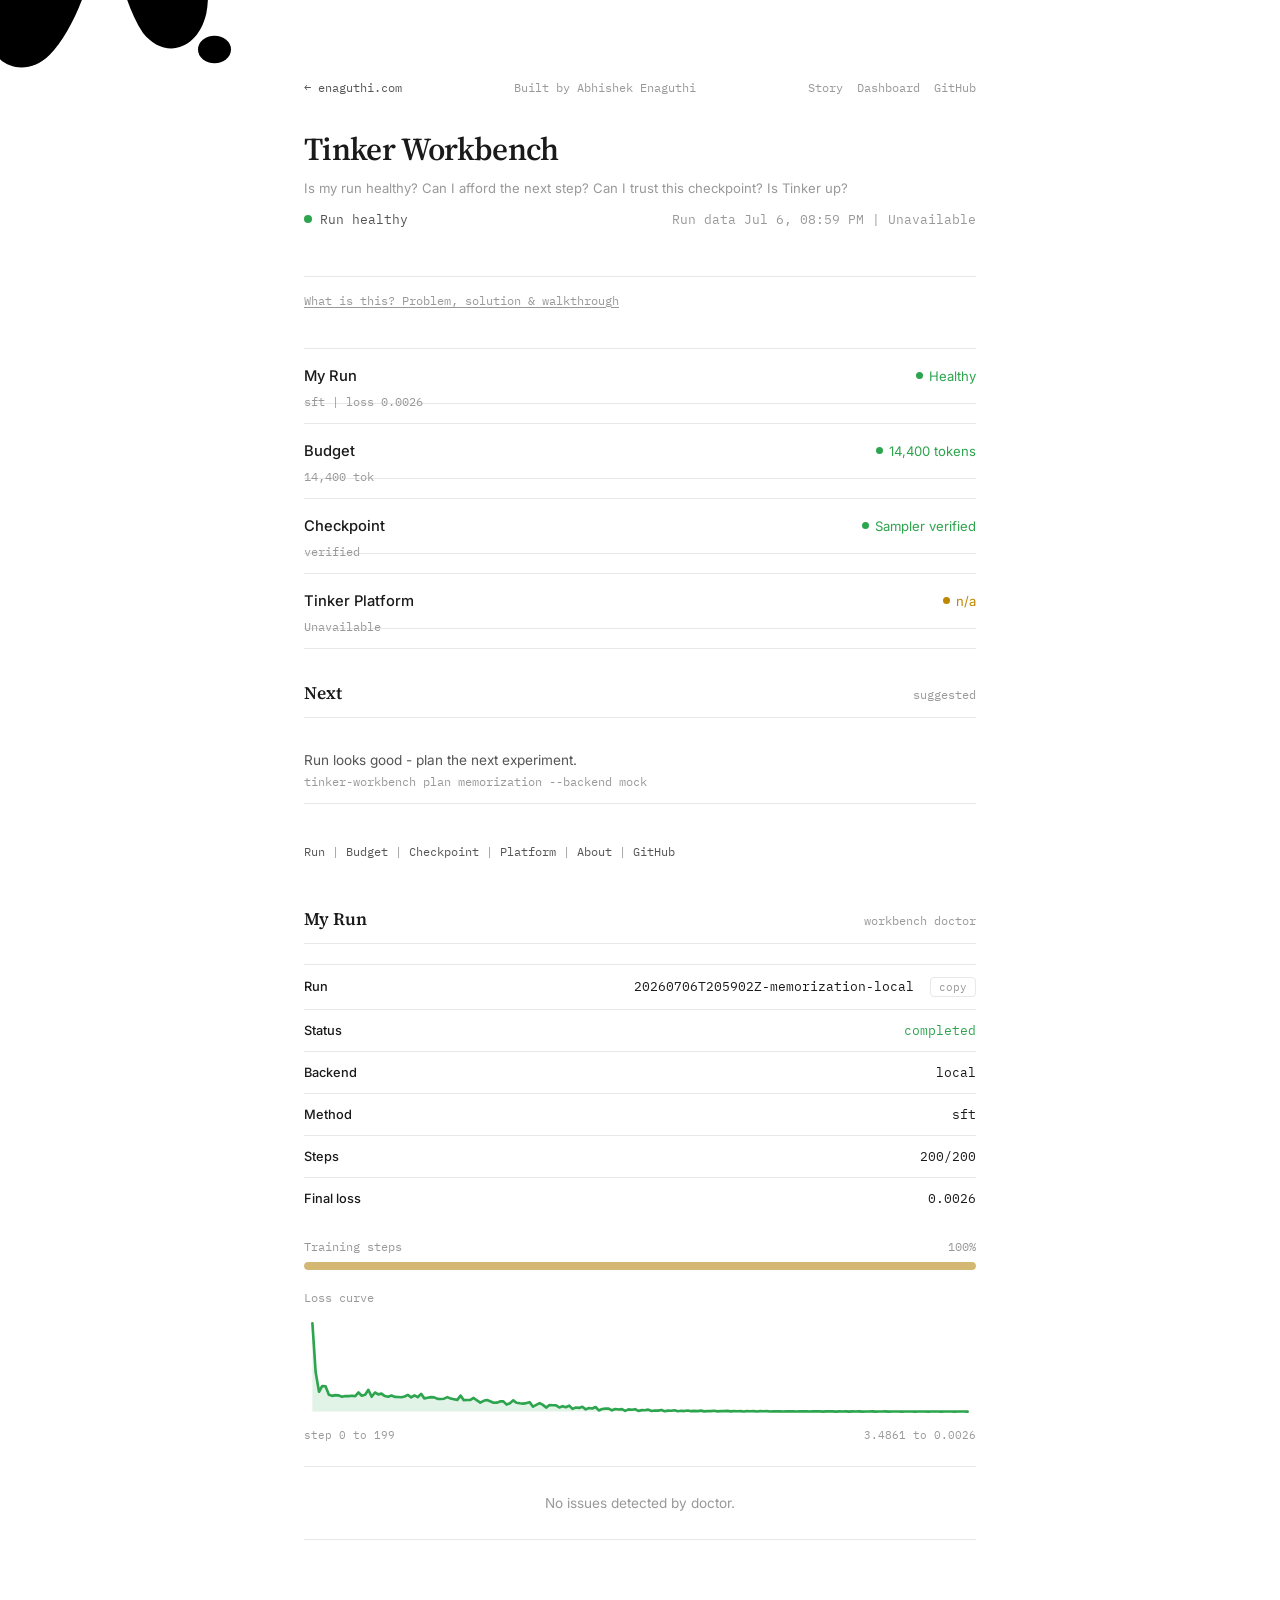
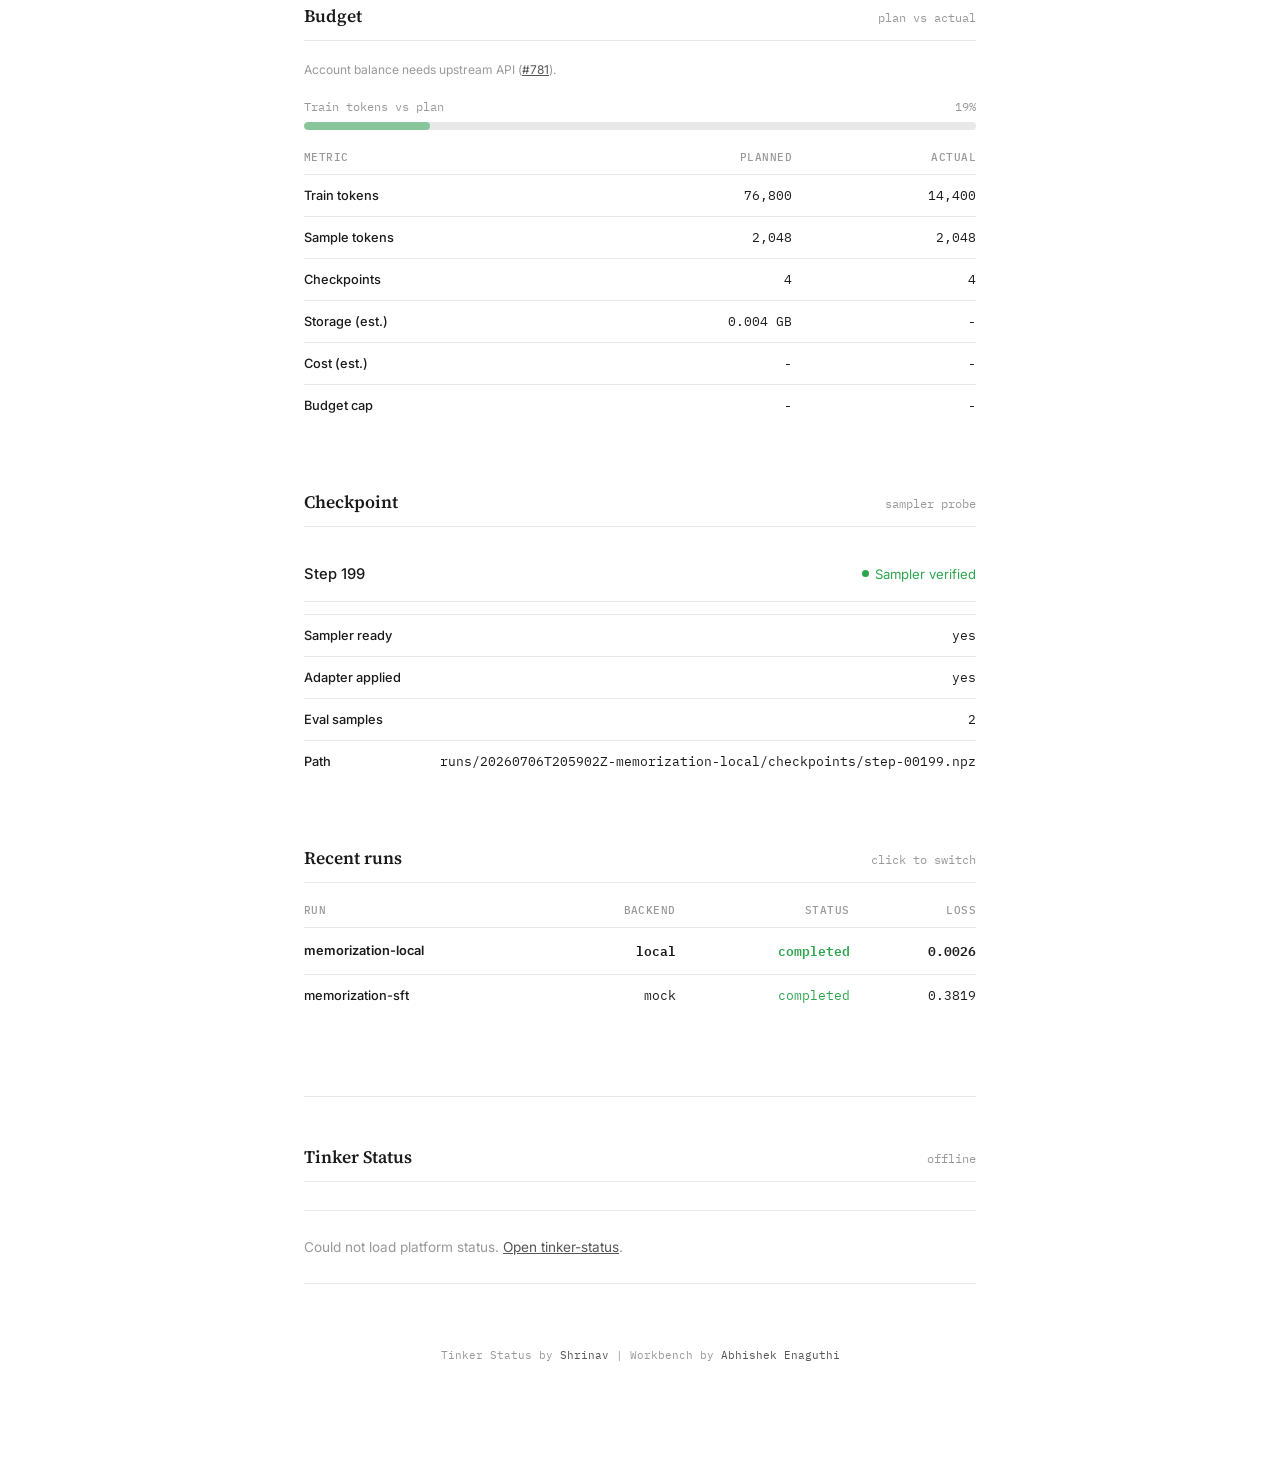
<file: index.html>
<!doctype html>
<html lang="en">
  <head>
    <meta charset="utf-8" />
    <meta name="viewport" content="width=device-width, initial-scale=1" />
    <meta http-equiv="refresh" content="0; url=./site/" />
    <title>Tinker Workbench</title>
    <link rel="canonical" href="./site/" />
    <script>
      window.location.replace("./site/");
    </script>
  </head>
  <body>
    <p>
      Redirecting to
      <a href="./site/">Tinker Workbench</a>.
    </p>
  </body>
</html>
</file>
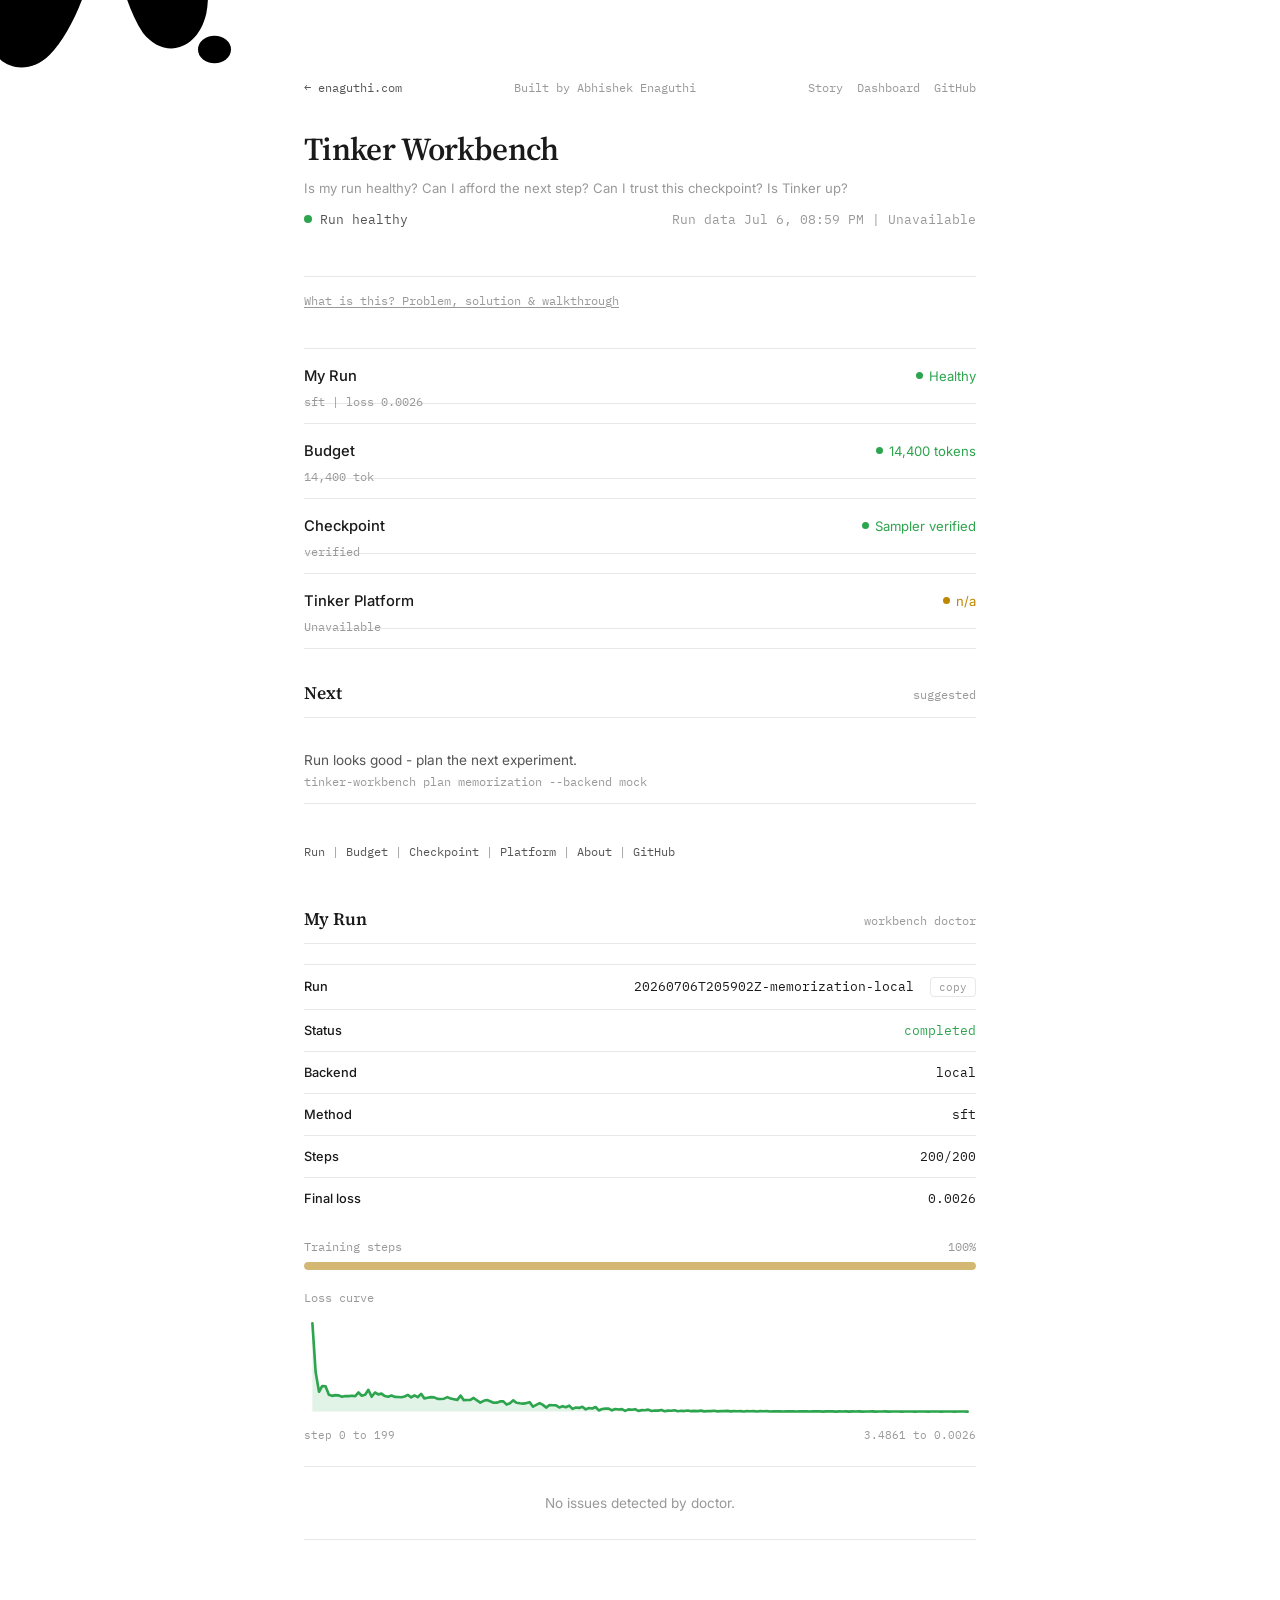
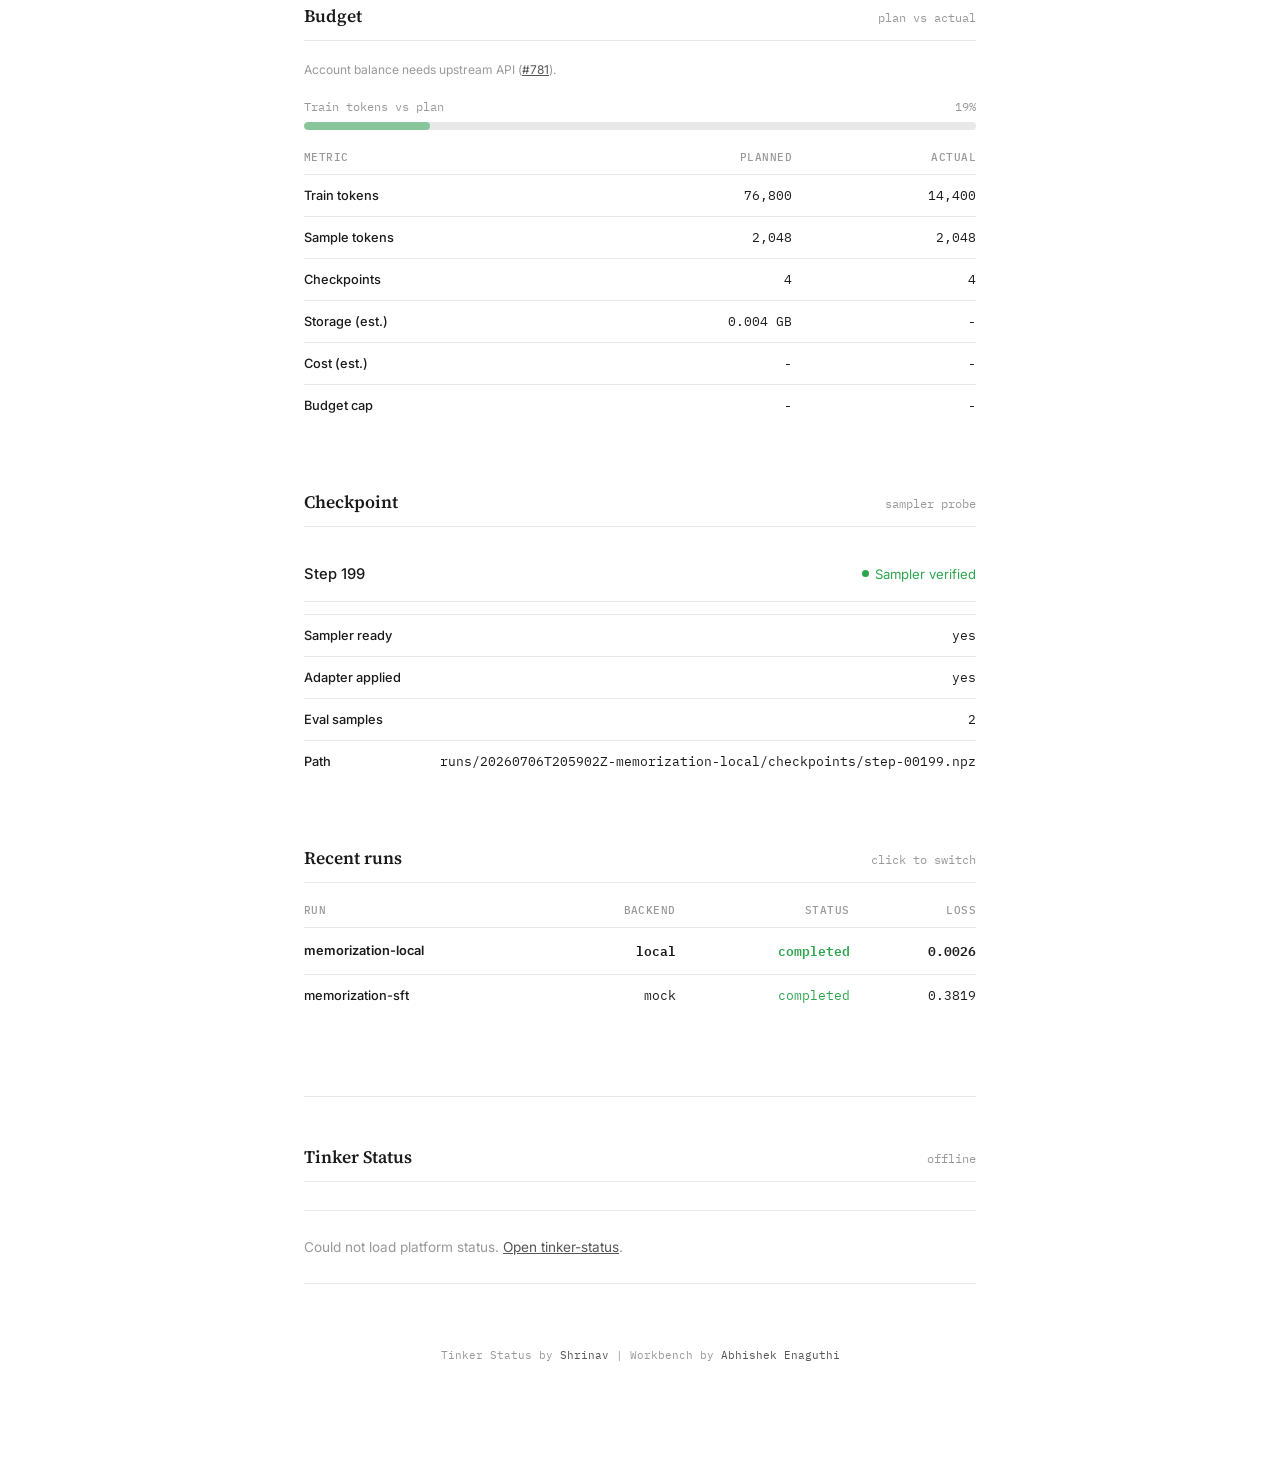
<file: site/index.html>
<!DOCTYPE html>
<html lang="en">
  <head>
    <meta charset="UTF-8" />
    <meta name="viewport" content="width=device-width, initial-scale=1.0" />
    <meta name="theme-color" content="#000000" media="(max-width: 600px)" />
    <meta name="theme-color" content="#ffffff" media="(min-width: 601px)" />
    <title>Tinker Workbench - DX Dashboard</title>
    <meta
      name="description"
      content="Operational dashboard for Tinker post-training: platform uptime, run health, budget, and checkpoint trust."
    />
    <meta property="og:title" content="Tinker Workbench" />
    <meta
      property="og:description"
      content="Is Tinker up? Is my run healthy? Can I afford the next step? Can I trust this checkpoint?"
    />
    <link rel="icon" type="image/svg+xml" href="./favicon.svg" />
    <link rel="preconnect" href="https://fonts.googleapis.com" />
    <link
      href="https://fonts.googleapis.com/css2?family=IBM+Plex+Mono:wght@400;500&family=Source+Serif+4:ital,wght@0,400;0,600;1,400&family=Inter:wght@400;500&display=swap"
      rel="stylesheet"
    />
    <link rel="stylesheet" href="./dashboard.css?v=15" />
  </head>
  <body>
    <div class="page-wrap">
      <div class="ink-blob-wrap" aria-hidden="true">
        <svg class="ink-blob" viewBox="0 0 400 400" xmlns="http://www.w3.org/2000/svg">
          <path
            fill="#000"
            d="M200,120 C210,100 225,85 240,80 C250,77 255,82 252,90 C248,100 235,108 230,115
    C260,95 280,78 295,72 C305,68 312,74 308,84 C302,98 280,112 265,122
    C290,108 310,100 320,105 C330,110 325,120 312,128 C298,136 275,138 260,140
    C285,138 305,142 315,152 C322,160 318,170 305,172 C290,174 270,166 255,158
    C270,172 278,190 275,205 C272,218 260,222 252,212 C244,200 242,182 238,168
    C235,188 228,210 218,220 C210,228 198,225 196,214 C194,200 200,182 204,168
    C195,185 182,205 170,212 C160,218 152,212 155,200 C158,188 170,175 178,162
    C165,175 148,188 138,185 C128,182 128,172 136,162 C144,152 160,148 172,144
    C155,148 135,152 125,145 C115,138 118,128 130,122 C142,116 160,118 172,122
    C155,112 140,98 142,88 C144,78 155,75 164,82 C174,90 180,105 185,115
    C182,98 185,78 195,70 C205,62 215,68 215,80 C215,92 208,108 200,120 Z"
          />
          <ellipse fill="#000" cx="310" cy="68" rx="8" ry="7" />
          <ellipse fill="#000" cx="335" cy="115" rx="6" ry="5" />
          <ellipse fill="#000" cx="148" cy="72" rx="7" ry="6" />
          <ellipse fill="#000" cx="120" cy="155" rx="5" ry="5" />
          <ellipse fill="#000" cx="278" cy="218" rx="6" ry="5" />
          <ellipse fill="#000" cx="165" cy="225" rx="5" ry="4" />
        </svg>
      </div>
      <div class="container">
        <div id="app">
          <div class="loading">
            <div class="spinner"></div>
            fetching workbench
          </div>
        </div>
      </div>
    </div>
    <script src="./app.js?v=15"></script>
  </body>
</html>
</file>
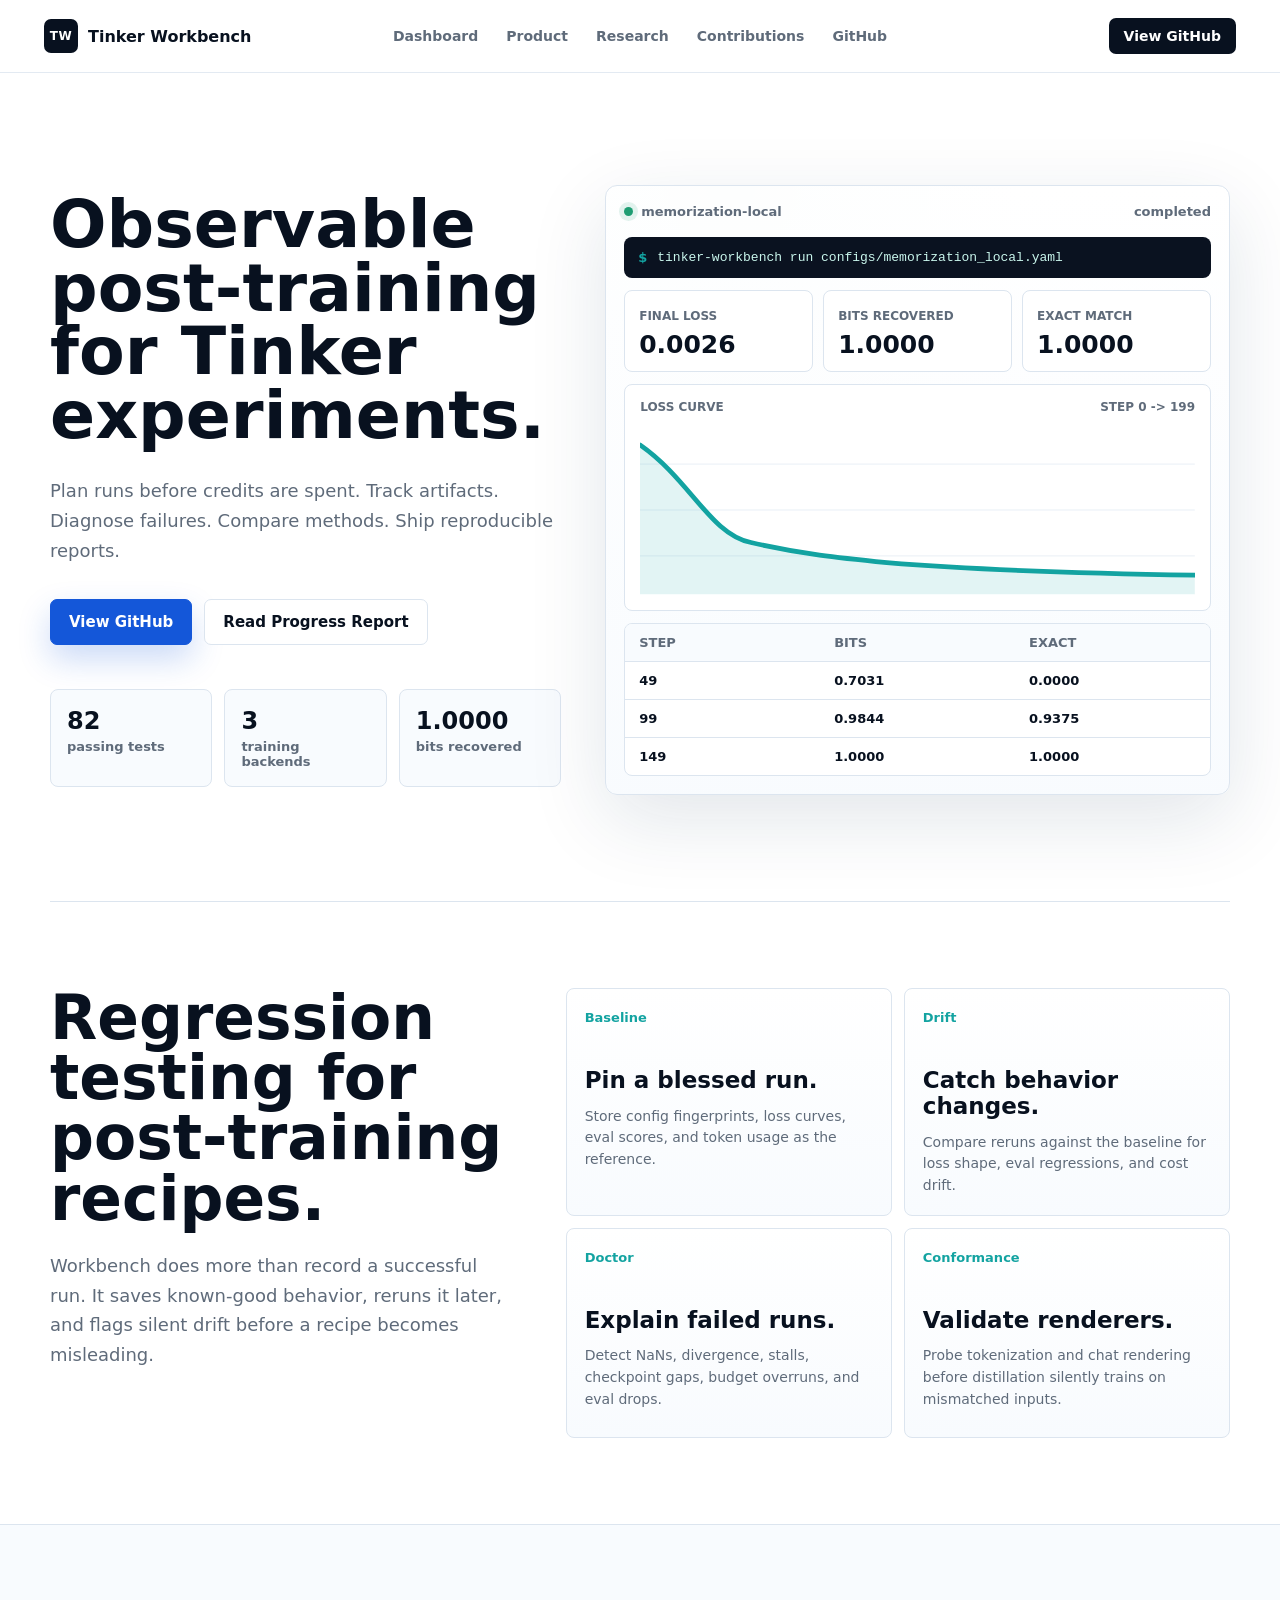
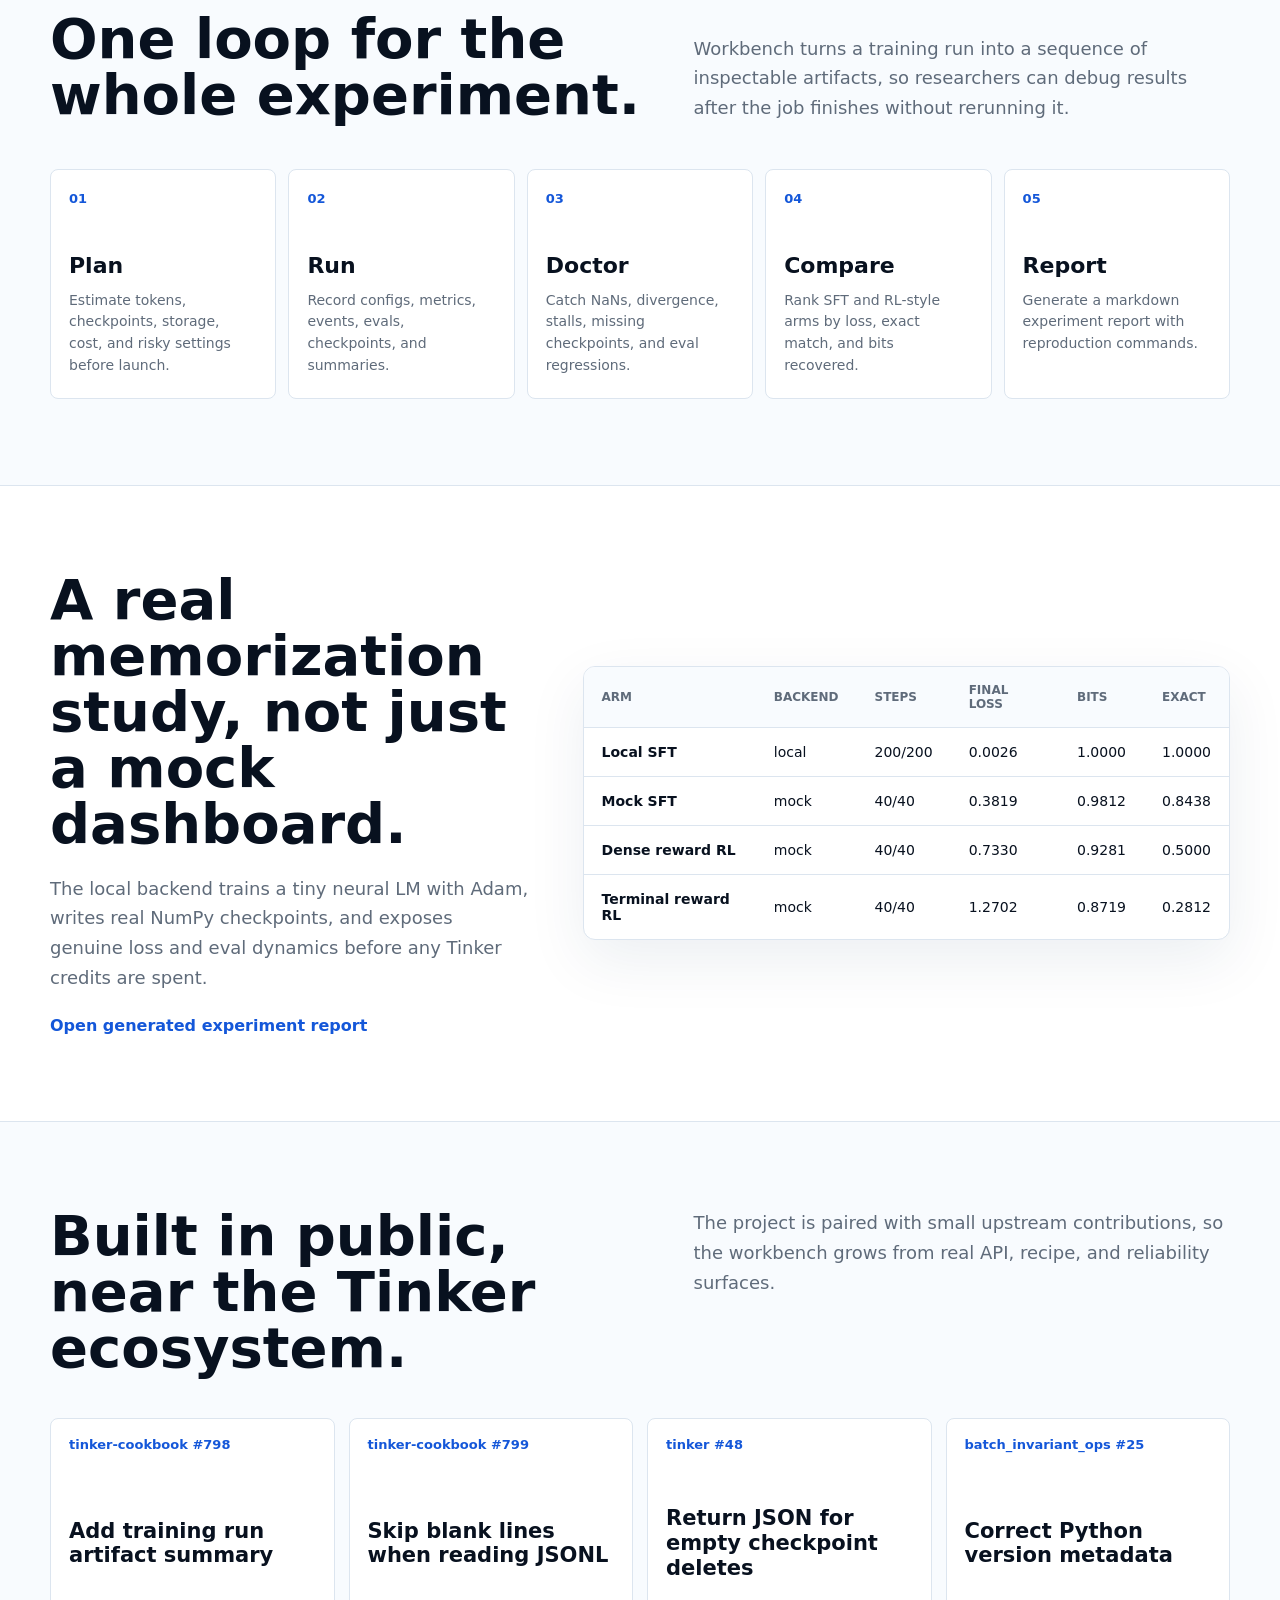
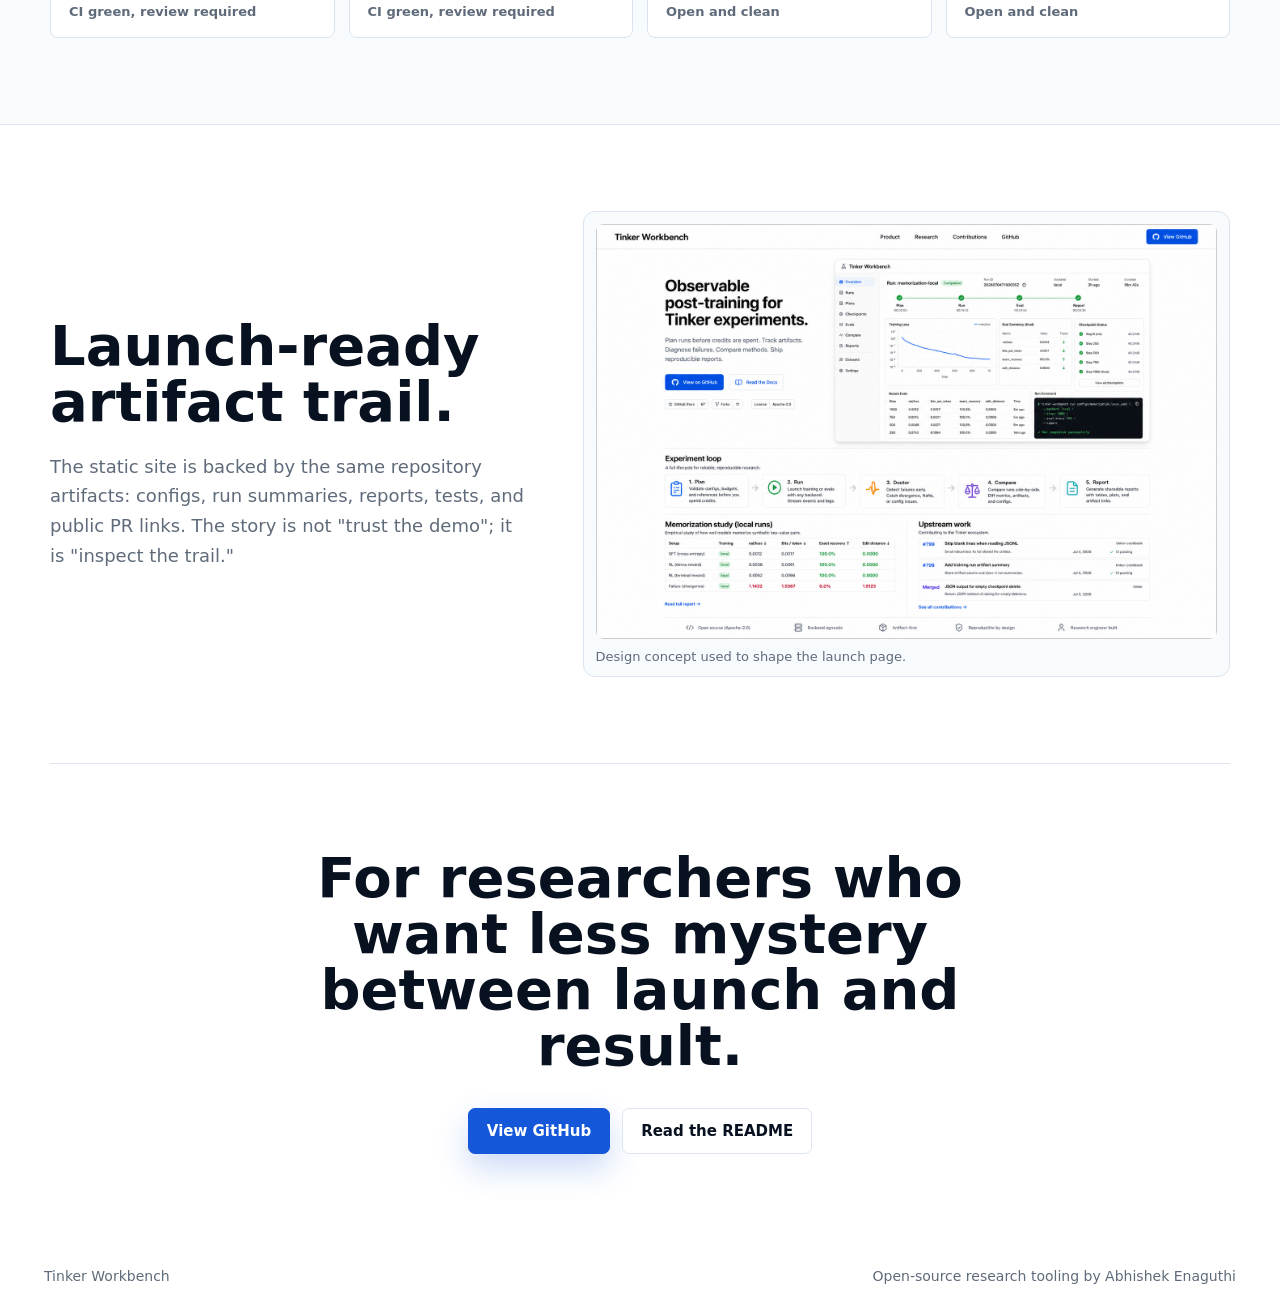
<file: site/about.html>
<!doctype html>
<html lang="en">
  <head>
    <meta charset="utf-8" />
    <meta name="viewport" content="width=device-width, initial-scale=1" />
    <meta
      name="description"
      content="Tinker Workbench is an open-source experiment layer for observable, reproducible post-training with Tinker."
    />
    <title>Tinker Workbench</title>
    <link rel="stylesheet" href="./styles.css" />
  </head>
  <body>
    <header class="site-header">
      <a class="brand" href="./index.html" aria-label="Tinker Workbench home">
        <span class="brand-mark" aria-hidden="true">TW</span>
        <span>Tinker Workbench</span>
      </a>
      <nav class="nav" aria-label="Primary navigation">
        <a href="./index.html">Dashboard</a>
        <a href="#product">Product</a>
        <a href="#research">Research</a>
        <a href="#contributions">Contributions</a>
        <a href="https://github.com/Abhishek21g/tinker-workbench">GitHub</a>
      </nav>
      <a class="header-action" href="https://github.com/Abhishek21g/tinker-workbench">
        View GitHub
      </a>
    </header>

    <main id="top">
      <section class="hero section-shell" aria-labelledby="hero-title">
        <div class="hero-copy">
          <h1 id="hero-title">Observable post-training for Tinker experiments.</h1>
          <p>
            Plan runs before credits are spent. Track artifacts. Diagnose failures.
            Compare methods. Ship reproducible reports.
          </p>
          <div class="hero-actions" aria-label="Primary actions">
            <a class="button primary" href="https://github.com/Abhishek21g/tinker-workbench">
              View GitHub
            </a>
            <a class="button secondary" href="../docs/progress-report-2026-07-04.md">
              Read Progress Report
            </a>
          </div>
          <dl class="proof-grid" aria-label="Project proof points">
            <div>
              <dt>82</dt>
              <dd>passing tests</dd>
            </div>
            <div>
              <dt>3</dt>
              <dd>training backends</dd>
            </div>
            <div>
              <dt>1.0000</dt>
              <dd>bits recovered</dd>
            </div>
          </dl>
        </div>

        <div class="hero-panel" aria-label="Tinker Workbench dashboard preview">
          <div class="panel-topline">
            <div>
              <span class="status-dot"></span>
              memorization-local
            </div>
            <span>completed</span>
          </div>

          <div class="terminal">
            <span>$</span>
            <code>tinker-workbench run configs/memorization_local.yaml</code>
          </div>

          <div class="metric-row">
            <article>
              <span>final loss</span>
              <strong>0.0026</strong>
            </article>
            <article>
              <span>bits recovered</span>
              <strong>1.0000</strong>
            </article>
            <article>
              <span>exact match</span>
              <strong>1.0000</strong>
            </article>
          </div>

          <div class="chart-card">
            <div class="chart-head">
              <span>loss curve</span>
              <span>step 0 -> 199</span>
            </div>
            <svg viewBox="0 0 580 180" role="img" aria-label="Loss curve dropping to near zero">
              <path class="grid-line" d="M0 44H580M0 92H580M0 140H580" />
              <path
                class="loss-fill"
                d="M0 24 C52 60 74 118 116 126 C168 138 208 142 258 147 C344 154 438 158 580 160 L580 180 L0 180 Z"
              />
              <path
                class="loss-line"
                d="M0 24 C52 60 74 118 116 126 C168 138 208 142 258 147 C344 154 438 158 580 160"
              />
            </svg>
          </div>

          <div class="eval-table" role="table" aria-label="Evaluation checkpoints">
            <div role="row" class="table-head">
              <span role="columnheader">step</span>
              <span role="columnheader">bits</span>
              <span role="columnheader">exact</span>
            </div>
            <div role="row">
              <span role="cell">49</span>
              <span role="cell">0.7031</span>
              <span role="cell">0.0000</span>
            </div>
            <div role="row">
              <span role="cell">99</span>
              <span role="cell">0.9844</span>
              <span role="cell">0.9375</span>
            </div>
            <div role="row">
              <span role="cell">149</span>
              <span role="cell">1.0000</span>
              <span role="cell">1.0000</span>
            </div>
          </div>
        </div>
      </section>

      <section class="reliability-section section-shell" aria-labelledby="reliability-title">
        <div class="reliability-copy">
          <h2 id="reliability-title">Regression testing for post-training recipes.</h2>
          <p>
            Workbench does more than record a successful run. It saves known-good
            behavior, reruns it later, and flags silent drift before a recipe becomes
            misleading.
          </p>
        </div>
        <div class="reliability-grid">
          <article>
            <span>Baseline</span>
            <strong>Pin a blessed run.</strong>
            <p>Store config fingerprints, loss curves, eval scores, and token usage as the reference.</p>
          </article>
          <article>
            <span>Drift</span>
            <strong>Catch behavior changes.</strong>
            <p>Compare reruns against the baseline for loss shape, eval regressions, and cost drift.</p>
          </article>
          <article>
            <span>Doctor</span>
            <strong>Explain failed runs.</strong>
            <p>Detect NaNs, divergence, stalls, checkpoint gaps, budget overruns, and eval drops.</p>
          </article>
          <article>
            <span>Conformance</span>
            <strong>Validate renderers.</strong>
            <p>Probe tokenization and chat rendering before distillation silently trains on mismatched inputs.</p>
          </article>
        </div>
      </section>

      <section class="product-strip" id="product" aria-label="Experiment loop">
        <div class="section-shell loop-shell">
          <div class="section-heading">
            <h2>One loop for the whole experiment.</h2>
            <p>
              Workbench turns a training run into a sequence of inspectable artifacts,
              so researchers can debug results after the job finishes without rerunning it.
            </p>
          </div>
          <ol class="loop-grid">
            <li>
              <span>01</span>
              <strong>Plan</strong>
              <p>Estimate tokens, checkpoints, storage, cost, and risky settings before launch.</p>
            </li>
            <li>
              <span>02</span>
              <strong>Run</strong>
              <p>Record configs, metrics, events, evals, checkpoints, and summaries.</p>
            </li>
            <li>
              <span>03</span>
              <strong>Doctor</strong>
              <p>Catch NaNs, divergence, stalls, missing checkpoints, and eval regressions.</p>
            </li>
            <li>
              <span>04</span>
              <strong>Compare</strong>
              <p>Rank SFT and RL-style arms by loss, exact match, and bits recovered.</p>
            </li>
            <li>
              <span>05</span>
              <strong>Report</strong>
              <p>Generate a markdown experiment report with reproduction commands.</p>
            </li>
          </ol>
        </div>
      </section>

      <section class="section-shell study-section" id="research" aria-labelledby="study-title">
        <div class="study-copy">
          <h2 id="study-title">A real memorization study, not just a mock dashboard.</h2>
          <p>
            The local backend trains a tiny neural LM with Adam, writes real NumPy
            checkpoints, and exposes genuine loss and eval dynamics before any Tinker
            credits are spent.
          </p>
          <a class="text-link" href="../reports/memorization-local-2026-07-04.md">
            Open generated experiment report
          </a>
        </div>
        <div class="study-table-wrap">
          <table>
            <thead>
              <tr>
                <th>Arm</th>
                <th>Backend</th>
                <th>Steps</th>
                <th>Final loss</th>
                <th>Bits</th>
                <th>Exact</th>
              </tr>
            </thead>
            <tbody>
              <tr>
                <td>Local SFT</td>
                <td>local</td>
                <td>200/200</td>
                <td>0.0026</td>
                <td>1.0000</td>
                <td>1.0000</td>
              </tr>
              <tr>
                <td>Mock SFT</td>
                <td>mock</td>
                <td>40/40</td>
                <td>0.3819</td>
                <td>0.9812</td>
                <td>0.8438</td>
              </tr>
              <tr>
                <td>Dense reward RL</td>
                <td>mock</td>
                <td>40/40</td>
                <td>0.7330</td>
                <td>0.9281</td>
                <td>0.5000</td>
              </tr>
              <tr>
                <td>Terminal reward RL</td>
                <td>mock</td>
                <td>40/40</td>
                <td>1.2702</td>
                <td>0.8719</td>
                <td>0.2812</td>
              </tr>
            </tbody>
          </table>
        </div>
      </section>

      <section class="contribution-band" id="contributions">
        <div class="section-shell">
          <div class="section-heading compact">
            <h2>Built in public, near the Tinker ecosystem.</h2>
            <p>
              The project is paired with small upstream contributions, so the workbench
              grows from real API, recipe, and reliability surfaces.
            </p>
          </div>
          <div class="pr-grid">
            <a href="https://github.com/thinking-machines-lab/tinker-cookbook/pull/798">
              <span>tinker-cookbook #798</span>
              <strong>Add training run artifact summary</strong>
              <em>CI green, review required</em>
            </a>
            <a href="https://github.com/thinking-machines-lab/tinker-cookbook/pull/799">
              <span>tinker-cookbook #799</span>
              <strong>Skip blank lines when reading JSONL</strong>
              <em>CI green, review required</em>
            </a>
            <a href="https://github.com/thinking-machines-lab/tinker/pull/48">
              <span>tinker #48</span>
              <strong>Return JSON for empty checkpoint deletes</strong>
              <em>Open and clean</em>
            </a>
            <a href="https://github.com/thinking-machines-lab/batch_invariant_ops/pull/25">
              <span>batch_invariant_ops #25</span>
              <strong>Correct Python version metadata</strong>
              <em>Open and clean</em>
            </a>
          </div>
        </div>
      </section>

      <section class="section-shell proof-section" aria-label="Launch artifact preview">
        <div>
          <h2>Launch-ready artifact trail.</h2>
          <p>
            The static site is backed by the same repository artifacts: configs, run
            summaries, reports, tests, and public PR links. The story is not "trust the
            demo"; it is "inspect the trail."
          </p>
        </div>
        <figure class="concept-frame">
          <img src="./assets/launch-concept.png" alt="Product launch concept for Tinker Workbench" />
          <figcaption>Design concept used to shape the launch page.</figcaption>
        </figure>
      </section>

      <section class="cta-section section-shell">
        <h2>For researchers who want less mystery between launch and result.</h2>
        <div class="cta-actions">
          <a class="button primary" href="https://github.com/Abhishek21g/tinker-workbench">
            View GitHub
          </a>
          <a class="button secondary" href="../README.md">
            Read the README
          </a>
        </div>
      </section>
    </main>

    <footer class="footer">
      <span>Tinker Workbench</span>
      <span>Open-source research tooling by Abhishek Enaguthi</span>
    </footer>

    <script src="./script.js"></script>
  </body>
</html>
</file>
<file: site/dashboard.css>
:root {
  --bg: #ffffff;
  --text: #1a1a1a;
  --text-2: #555;
  --text-3: #999;
  --border: #e8e8e8;
  --green: #2da44e;
  --red: #cf222e;
  --yellow: #bf8700;
  --serif: "Source Serif 4", Georgia, serif;
  --sans: "Inter", -apple-system, sans-serif;
  --mono: "IBM Plex Mono", monospace;
}

* {
  margin: 0;
  padding: 0;
  box-sizing: border-box;
}

html {
  overflow-x: hidden;
  max-width: 100%;
  background: var(--bg);
}

body {
  background: var(--bg);
  color: var(--text);
  font-family: var(--sans);
  -webkit-font-smoothing: antialiased;
  overflow-x: hidden;
  max-width: 100%;
  position: relative;
}

.page-wrap {
  position: relative;
  background: var(--bg);
  min-height: 100vh;
}

.ink-blob-wrap {
  position: absolute;
  top: 0;
  left: 0;
  width: 100%;
  max-width: 100vw;
  height: min(360px, 50vh);
  overflow: hidden;
  pointer-events: none;
  z-index: 0;
}

.ink-blob {
  position: absolute;
  top: -550px;
  left: -550px;
  width: 1100px;
  height: 1100px;
  pointer-events: none;
  opacity: 0;
  transition: none;
}

.ink-blob.visible {
  opacity: 1;
}

.container {
  position: relative;
  z-index: 1;
  max-width: 720px;
  width: 100%;
  margin: 0 auto;
  padding: 80px 24px 100px;
}

header {
  margin-bottom: 48px;
}

h1 {
  font-family: var(--serif);
  font-size: 2rem;
  font-weight: 600;
  letter-spacing: -0.02em;
  margin-bottom: 8px;
}

.tagline {
  font-size: 0.82rem;
  color: var(--text-3);
  margin-bottom: 12px;
  line-height: 1.5;
}

.overall {
  font-family: var(--mono);
  font-size: 0.82rem;
  color: var(--text-2);
  display: flex;
  align-items: center;
  gap: 8px;
}

.overall .dot {
  width: 8px;
  height: 8px;
  border-radius: 50%;
  background: var(--green);
}

.overall .dot.degraded {
  background: var(--yellow);
}

.overall .dot.down {
  background: var(--red);
}

.overall .ts {
  margin-left: auto;
  color: var(--text-3);
}

.jump-links {
  font-family: var(--mono);
  font-size: 0.72rem;
  color: var(--text-3);
  margin-bottom: 48px;
}

.jump-links a {
  color: var(--text-2);
  text-decoration: none;
}

.jump-links a:hover {
  color: var(--text);
}

/* Services */
.services {
  margin-bottom: 64px;
}

.workbench-summary {
  margin-bottom: 32px;
}

.workbench-summary .service-link {
  text-decoration: none;
  color: inherit;
}

.workbench-summary .service-link:hover .service-name {
  color: var(--text);
}

.service-meta {
  font-family: var(--mono);
  font-size: 0.72rem;
  color: var(--text-3);
  padding: 0 0 14px;
  margin-top: -10px;
  border-bottom: 1px solid var(--border);
}

.platform-appendix {
  margin-top: 80px;
  padding-top: 48px;
  border-top: 1px solid var(--border);
}

.platform-appendix .section-head {
  margin-bottom: 28px;
}

.platform-appendix .services {
  margin-bottom: 0;
}

.service {
  display: flex;
  justify-content: space-between;
  align-items: center;
  padding: 18px 0;
  border-bottom: 1px solid var(--border);
}

.service:first-child {
  border-top: 1px solid var(--border);
}

.service-name {
  font-size: 0.92rem;
  font-weight: 500;
}

.status {
  display: flex;
  align-items: center;
  gap: 6px;
  font-size: 0.82rem;
}

.status .dot {
  width: 7px;
  height: 7px;
  border-radius: 50%;
}

.status.up {
  color: var(--green);
}

.status.up .dot {
  background: var(--green);
}

.status.down {
  color: var(--red);
}

.status.down .dot {
  background: var(--red);
}

.status.warn {
  color: var(--yellow);
}

.status.warn .dot {
  background: var(--yellow);
}

/* Section headers */
.section-head {
  display: flex;
  justify-content: space-between;
  align-items: baseline;
  margin-bottom: 20px;
  padding-bottom: 12px;
  border-bottom: 1px solid var(--border);
}

.section-title {
  font-family: var(--serif);
  font-size: 1.1rem;
  font-weight: 600;
}

.section-sub {
  font-family: var(--mono);
  font-size: 0.72rem;
  color: var(--text-3);
}

.section-sub a {
  color: var(--text-2);
  text-decoration: none;
}

.section-sub a:hover {
  color: var(--text);
}

.section-note {
  font-size: 0.75rem;
  color: var(--text-3);
  margin: 0 0 20px;
  line-height: 1.5;
}

.platform-footer {
  margin-top: 20px;
  padding-top: 16px;
  border-top: 1px solid var(--border);
}

.platform-footer .expand-btn-block {
  border-top: none;
  margin-top: 0;
  padding-top: 0;
  padding-bottom: 12px;
}

.platform-footer .section-note {
  margin: 0;
  padding-top: 12px;
  border-top: 1px solid var(--border);
}

.section-note a {
  color: var(--text-2);
}

.run-section,
.budget-section,
.checkpoint-section,
.runs-section,
.platform-section {
  margin-bottom: 64px;
}

/* Uptime table */
.uptime-table {
  width: 100%;
  border-collapse: collapse;
  font-size: 0.82rem;
}

.uptime-table th {
  font-family: var(--mono);
  font-size: 0.7rem;
  font-weight: 500;
  color: var(--text-3);
  text-align: right;
  padding: 0 0 10px 16px;
  text-transform: uppercase;
  letter-spacing: 0.04em;
}

.uptime-table th:first-child {
  text-align: left;
  padding-left: 0;
}

.uptime-table td {
  padding: 12px 0 12px 16px;
  text-align: right;
  font-family: var(--mono);
  font-size: 0.8rem;
  border-top: 1px solid var(--border);
}

.uptime-table td:first-child {
  text-align: left;
  font-family: var(--sans);
  font-weight: 500;
  padding-left: 0;
}

.uptime-table .good,
.good {
  color: var(--green);
}

.uptime-table .warn,
.warn {
  color: var(--yellow);
}

.uptime-table .bad,
.bad {
  color: var(--red);
}

.uptime-table .na,
.na {
  color: var(--text-3);
}

/* Uptime bar */
.bar-section {
  margin-bottom: 64px;
}

.bar-row {
  margin-bottom: 20px;
}

.bar-label {
  display: flex;
  justify-content: space-between;
  align-items: baseline;
  margin-bottom: 6px;
}

.bar-name {
  font-size: 0.82rem;
  font-weight: 500;
}

.bar-pct {
  font-family: var(--mono);
  font-size: 0.78rem;
}

.bar-pct.good {
  color: var(--green);
}

.bar-pct.warn {
  color: var(--yellow);
}

.bar-pct.bad {
  color: var(--red);
}

.bar {
  display: flex;
  gap: 0;
  height: 24px;
}

.bar .t {
  flex: 1;
  min-width: 0;
  border-radius: 0;
  transition: opacity 0.15s;
}

.bar .t:first-child {
  border-radius: 3px 0 0 3px;
}

.bar .t:last-child {
  border-radius: 0 3px 3px 0;
}

.bar .t.up {
  background: var(--green);
  opacity: 0.35;
}

.bar .t.up:hover {
  opacity: 0.7;
}

.bar .t.down {
  background: var(--red);
  opacity: 0.7;
}

.bar .t.down:hover {
  opacity: 1;
}

.bar .t.empty {
  background: var(--border);
  opacity: 0.5;
}

.bar-range {
  display: flex;
  justify-content: space-between;
  margin-top: 8px;
  font-family: var(--mono);
  font-size: 0.68rem;
  color: var(--text-3);
}

.uptime-section,
.latency-section,
.incidents-section {
  margin-bottom: 64px;
}

.latency-note {
  font-size: 0.75rem;
  color: var(--text-3);
  margin-top: -12px;
  margin-bottom: 20px;
  line-height: 1.5;
}

/* Incidents & findings */
.incident,
.finding {
  display: flex;
  align-items: baseline;
  gap: 12px;
  padding: 14px 0;
  border-bottom: 1px solid var(--border);
  font-size: 0.85rem;
}

.incident:first-child,
.finding:first-child {
  border-top: 1px solid var(--border);
}

.incident-dot,
.finding-dot {
  width: 6px;
  height: 6px;
  border-radius: 50%;
  background: var(--red);
  flex-shrink: 0;
  position: relative;
  top: 2px;
}

.finding-dot.warning {
  background: var(--yellow);
}

.incident-body,
.finding-body {
  flex: 1;
  min-width: 0;
}

.incident-svc,
.finding-msg {
  font-weight: 500;
}

.incident-meta,
.finding-code {
  font-family: var(--mono);
  font-size: 0.72rem;
  color: var(--text-3);
}

.incident-err,
.finding-hint {
  font-family: var(--mono);
  font-size: 0.72rem;
  color: var(--text-3);
  margin-top: 4px;
  line-height: 1.45;
}

.no-incidents,
.no-items {
  padding: 28px 0;
  text-align: center;
  font-size: 0.85rem;
  color: var(--text-3);
  border-top: 1px solid var(--border);
  border-bottom: 1px solid var(--border);
}

.no-items {
  text-align: left;
  margin-bottom: 64px;
}

/* Sparkline */
.sparkline-wrap {
  margin-bottom: 24px;
}

.sparkline-label {
  font-family: var(--mono);
  font-size: 0.72rem;
  color: var(--text-3);
  margin-bottom: 10px;
}

.sparkline-wrap svg {
  display: block;
  width: 100%;
  height: auto;
}

.sparkline-meta {
  display: flex;
  justify-content: space-between;
  font-family: var(--mono);
  font-size: 0.68rem;
  color: var(--text-3);
  margin-top: 8px;
}

footer {
  margin-top: 56px;
  text-align: center;
  font-family: var(--mono);
  font-size: 0.7rem;
  color: var(--text-3);
}

footer a {
  color: var(--text-2);
  text-decoration: none;
}

footer a:hover {
  color: var(--text);
}

.loading {
  display: flex;
  flex-direction: column;
  align-items: center;
  gap: 12px;
  padding: 120px 0;
  font-family: var(--mono);
  font-size: 0.82rem;
  color: var(--text-3);
}

@keyframes spin {
  to {
    transform: rotate(360deg);
  }
}

.spinner {
  width: 16px;
  height: 16px;
  border: 1.5px solid var(--border);
  border-top-color: var(--text-3);
  border-radius: 50%;
  animation: spin 0.7s linear infinite;
}

/* Window tabs */
.tabs {
  display: flex;
  gap: 0;
  margin-bottom: 20px;
}

.tab {
  font-family: var(--mono);
  font-size: 0.72rem;
  padding: 6px 14px;
  border: 1px solid var(--border);
  background: none;
  color: var(--text-3);
  cursor: pointer;
  transition: all 0.15s;
}

.tab:first-child {
  border-radius: 6px 0 0 6px;
}

.tab:last-child {
  border-radius: 0 6px 6px 0;
}

.tab + .tab {
  border-left: none;
}

.tab.active {
  background: var(--text);
  color: var(--bg);
  border-color: var(--text);
}

.tab:hover:not(.active) {
  color: var(--text);
}

.site-top {
  display: flex;
  justify-content: space-between;
  align-items: center;
  flex-wrap: wrap;
  gap: 12px;
  margin-bottom: 32px;
  font-family: var(--mono);
  font-size: 0.72rem;
}

.site-back {
  color: var(--text-2);
  text-decoration: none;
}

.site-back:hover {
  color: var(--text);
}

.site-eyebrow {
  color: var(--text-3);
}

.site-top-links {
  display: flex;
  gap: 14px;
}

.site-top-links a {
  color: var(--text-3);
  text-decoration: none;
}

.site-top-links a:hover {
  color: var(--text);
}

.story-section {
  margin-bottom: 40px;
}

.story-toggle {
  margin-bottom: 0;
}

.story-grid {
  display: grid;
  grid-template-columns: 1fr 1fr;
  gap: 16px;
  margin: 20px 0 32px;
}

.story-card {
  padding: 16px 0;
  border-top: 1px solid var(--border);
}

.story-label {
  font-family: var(--mono);
  font-size: 0.68rem;
  font-weight: 500;
  text-transform: uppercase;
  letter-spacing: 0.06em;
  color: var(--text-3);
  display: block;
  margin-bottom: 10px;
}

.story-card p {
  font-size: 0.88rem;
  line-height: 1.55;
  color: var(--text-2);
}

.onboarding {
  margin-bottom: 8px;
}

.tour-tabs {
  flex-wrap: wrap;
  row-gap: 8px;
}

.tour-pane {
  padding: 16px 0 8px;
  border-top: 1px solid var(--border);
}

.tour-pane-title {
  font-family: var(--serif);
  font-size: 1rem;
  font-weight: 600;
  margin-bottom: 10px;
}

.tour-pane-body {
  font-size: 0.88rem;
  line-height: 1.6;
  color: var(--text-2);
}

.tour-pane-body p {
  margin-bottom: 10px;
}

.tour-list {
  margin: 8px 0 0 18px;
}

.tour-list li {
  margin-bottom: 6px;
}

.notify-banner {
  font-family: var(--mono);
  font-size: 0.72rem;
  color: var(--text-3);
  margin: -24px 0 32px;
}

.run-row {
  cursor: pointer;
}

.run-row:hover td {
  color: var(--text);
}

a {
  color: var(--text-2);
}

.is-hidden {
  display: none;
}

.expand-btn {
  font-family: var(--mono);
  font-size: 0.72rem;
  color: var(--text-3);
  background: none;
  border: none;
  padding: 12px 0 0;
  cursor: pointer;
  text-decoration: underline;
  text-underline-offset: 2px;
}

.expand-btn:hover {
  color: var(--text);
}

.expand-btn-block {
  display: block;
  width: 100%;
  text-align: left;
  padding: 16px 0 0;
  border-top: 1px solid var(--border);
  margin-top: 8px;
}

.next-steps {
  margin-bottom: 40px;
}

.next-step {
  padding: 14px 0;
  border-bottom: 1px solid var(--border);
  font-size: 0.85rem;
}

.next-step:first-of-type {
  border-top: 1px solid var(--border);
}

.next-step-text {
  margin-bottom: 6px;
  color: var(--text-2);
}

.next-step-cmd {
  display: block;
  font-family: var(--mono);
  font-size: 0.72rem;
  color: var(--text-3);
  word-break: break-word;
}

.progress-block {
  margin: 20px 0;
}

.progress-label {
  display: flex;
  justify-content: space-between;
  font-family: var(--mono);
  font-size: 0.72rem;
  color: var(--text-3);
  margin-bottom: 8px;
}

.progress-track {
  height: 8px;
  background: var(--border);
  border-radius: 4px;
  overflow: hidden;
}

.progress-fill {
  height: 100%;
  background: var(--green);
  opacity: 0.5;
  border-radius: 4px;
}

.progress-fill.warn {
  background: var(--yellow);
}

.progress-fill.over {
  background: var(--red);
}

.copy-btn {
  font-family: var(--mono);
  font-size: 0.68rem;
  color: var(--text-3);
  background: none;
  border: 1px solid var(--border);
  border-radius: 4px;
  padding: 2px 8px;
  margin-left: 8px;
  cursor: pointer;
}

.copy-btn:hover {
  color: var(--text);
  border-color: var(--text-3);
}

.uptime-table tr.selected-run td {
  font-weight: 600;
}

.uptime-table tr.selected-run td:first-child {
  color: var(--text);
}

code {
  font-family: var(--mono);
  font-size: 0.85em;
}

@media (max-width: 600px) {
  .story-grid {
    grid-template-columns: 1fr;
  }

  .site-top {
    flex-direction: column;
    align-items: flex-start;
  }

  html,
  body {
    background: #000;
  }

  .page-wrap {
    background: var(--bg);
    margin-top: -10px;
    padding-top: 10px;
  }

  .service {
    flex-wrap: wrap;
    gap: 8px;
  }

  .service-name {
    min-width: 0;
    overflow-wrap: anywhere;
  }

  .uptime-table {
    font-size: 0.75rem;
    table-layout: fixed;
  }

  .uptime-table th,
  .uptime-table td {
    padding-left: 10px;
    word-break: break-word;
  }

  .incident,
  .finding {
    flex-wrap: wrap;
  }

  .overall {
    flex-wrap: wrap;
  }

  .tabs {
    flex-wrap: wrap;
    row-gap: 8px;
  }

  .overall .ts {
    margin-left: 0;
    width: 100%;
  }
}
</file>
<file: site/styles.css>
:root {
  color-scheme: light;
  --bg: #ffffff;
  --ink: #08111f;
  --muted: #5f6b7a;
  --subtle: #eef3f8;
  --line: #dce5ef;
  --panel: #f8fbfe;
  --panel-strong: #edf5fb;
  --cobalt: #1457d9;
  --teal: #13a3a1;
  --green: #1e9d72;
  --shadow: 0 24px 80px rgba(15, 48, 86, 0.12);
  --radius: 8px;
  font-family:
    Inter, ui-sans-serif, system-ui, -apple-system, BlinkMacSystemFont, "Segoe UI", sans-serif;
}

* {
  box-sizing: border-box;
}

html {
  scroll-behavior: smooth;
}

body {
  margin: 0;
  background: var(--bg);
  color: var(--ink);
}

a {
  color: inherit;
  text-decoration: none;
}

.site-header {
  position: sticky;
  top: 0;
  z-index: 20;
  display: grid;
  grid-template-columns: 1fr auto 1fr;
  align-items: center;
  gap: 24px;
  padding: 18px 44px;
  background: rgba(255, 255, 255, 0.9);
  border-bottom: 1px solid rgba(220, 229, 239, 0.8);
  backdrop-filter: blur(18px);
}

.brand,
.nav,
.hero-actions,
.cta-actions,
.panel-topline,
.chart-head,
.footer {
  display: flex;
  align-items: center;
}

.brand {
  justify-self: start;
  gap: 10px;
  font-weight: 760;
}

.brand-mark {
  display: inline-grid;
  width: 34px;
  height: 34px;
  place-items: center;
  color: #ffffff;
  background: var(--ink);
  border-radius: 7px;
  font-size: 12px;
  letter-spacing: 0.04em;
}

.nav {
  justify-content: center;
  gap: 28px;
  color: var(--muted);
  font-size: 14px;
  font-weight: 640;
}

.nav a,
.text-link {
  transition:
    color 160ms ease,
    opacity 160ms ease;
}

.nav a:hover,
.text-link:hover {
  color: var(--cobalt);
}

.header-action {
  justify-self: end;
  padding: 10px 15px;
  color: #ffffff;
  background: var(--ink);
  border-radius: 7px;
  font-size: 14px;
  font-weight: 720;
}

.section-shell {
  width: min(1180px, calc(100% - 48px));
  margin: 0 auto;
}

.hero {
  display: grid;
  grid-template-columns: minmax(0, 0.9fr) minmax(560px, 1.1fr);
  gap: 44px;
  align-items: center;
  min-height: calc(100vh - 72px);
  padding: 78px 0 72px;
}

.hero-copy h1,
.section-heading h2,
.study-copy h2,
.proof-section h2,
.cta-section h2 {
  margin: 0;
  color: var(--ink);
  font-weight: 820;
  letter-spacing: 0;
}

.hero-copy,
.hero-panel,
.study-copy,
.proof-section > div {
  min-width: 0;
}

.hero-copy h1 {
  max-width: 760px;
  font-size: clamp(50px, 5.2vw, 72px);
  line-height: 0.96;
  overflow-wrap: break-word;
}

.hero-copy p,
.section-heading p,
.study-copy p,
.proof-section p {
  color: var(--muted);
  font-size: 18px;
  line-height: 1.65;
}

.hero-copy p {
  max-width: 650px;
  margin: 28px 0 0;
}

.hero-actions,
.cta-actions {
  flex-wrap: wrap;
  gap: 12px;
  margin-top: 34px;
}

.button {
  display: inline-flex;
  align-items: center;
  justify-content: center;
  min-height: 46px;
  padding: 0 18px;
  border: 1px solid var(--line);
  border-radius: 7px;
  font-size: 15px;
  font-weight: 760;
  transition:
    transform 160ms ease,
    box-shadow 160ms ease,
    border-color 160ms ease;
}

.button:hover,
.pr-grid a:hover {
  transform: translateY(-2px);
}

.button.primary {
  color: #ffffff;
  background: var(--cobalt);
  border-color: var(--cobalt);
  box-shadow: 0 14px 32px rgba(20, 87, 217, 0.22);
}

.button.secondary {
  color: var(--ink);
  background: #ffffff;
}

.proof-grid {
  display: grid;
  grid-template-columns: repeat(3, minmax(0, 1fr));
  gap: 12px;
  margin: 44px 0 0;
}

.proof-grid div {
  padding: 17px 16px;
  background: var(--panel);
  border: 1px solid var(--line);
  border-radius: var(--radius);
}

.proof-grid dt {
  font-size: 24px;
  font-weight: 820;
}

.proof-grid dd {
  margin: 4px 0 0;
  color: var(--muted);
  font-size: 13px;
  font-weight: 650;
}

.hero-panel {
  position: relative;
  padding: 18px;
  background:
    linear-gradient(180deg, rgba(255, 255, 255, 0.96), rgba(248, 251, 254, 0.96)),
    radial-gradient(circle at 20% 0%, rgba(19, 163, 161, 0.18), transparent 36%);
  border: 1px solid var(--line);
  border-radius: 12px;
  box-shadow: var(--shadow);
}

.panel-topline {
  justify-content: space-between;
  color: var(--muted);
  font-size: 13px;
  font-weight: 720;
}

.panel-topline div {
  display: flex;
  align-items: center;
  gap: 8px;
}

.status-dot {
  display: inline-block;
  width: 9px;
  height: 9px;
  background: var(--green);
  border-radius: 999px;
  box-shadow: 0 0 0 5px rgba(30, 157, 114, 0.12);
}

.terminal {
  display: flex;
  gap: 10px;
  align-items: center;
  margin-top: 18px;
  padding: 13px 14px;
  overflow: hidden;
  color: #c9f6ec;
  background: #0a1220;
  border-radius: var(--radius);
  font-size: 13px;
}

.terminal span {
  color: var(--teal);
  font-weight: 820;
}

.terminal code {
  white-space: nowrap;
}

.metric-row {
  display: grid;
  grid-template-columns: repeat(3, minmax(0, 1fr));
  gap: 10px;
  margin-top: 12px;
}

.metric-row article,
.chart-card,
.eval-table {
  background: #ffffff;
  border: 1px solid var(--line);
  border-radius: var(--radius);
}

.metric-row article {
  padding: 14px;
}

.metric-row span,
.chart-head,
.eval-table .table-head {
  color: var(--muted);
  font-size: 12px;
  font-weight: 720;
  text-transform: uppercase;
}

.metric-row strong {
  display: block;
  margin-top: 8px;
  font-size: 25px;
  line-height: 1;
}

.chart-card {
  margin-top: 12px;
  padding: 15px;
}

.chart-head {
  justify-content: space-between;
  margin-bottom: 8px;
}

.chart-card svg {
  display: block;
  width: 100%;
  height: auto;
}

.grid-line {
  fill: none;
  stroke: #e8eff6;
  stroke-width: 1;
}

.loss-fill {
  fill: rgba(19, 163, 161, 0.12);
}

.loss-line {
  fill: none;
  stroke: var(--teal);
  stroke-linecap: round;
  stroke-width: 5;
}

.eval-table {
  display: grid;
  margin-top: 12px;
  overflow: hidden;
}

.eval-table > div {
  display: grid;
  grid-template-columns: 1fr 1fr 1fr;
}

.eval-table span {
  padding: 11px 14px;
  border-top: 1px solid var(--line);
  font-size: 13px;
  font-weight: 650;
}

.eval-table .table-head span {
  border-top: 0;
  background: var(--panel);
}

.product-strip,
.contribution-band {
  background: var(--panel);
  border-top: 1px solid var(--line);
  border-bottom: 1px solid var(--line);
}

.loop-shell,
.contribution-band .section-shell,
.reliability-section,
.study-section,
.proof-section,
.cta-section {
  padding: 86px 0;
}

.section-heading {
  display: grid;
  grid-template-columns: minmax(0, 0.9fr) minmax(320px, 0.8fr);
  gap: 40px;
  align-items: end;
}

.section-heading.compact {
  align-items: start;
}

.section-heading h2,
.study-copy h2,
.proof-section h2,
.cta-section h2 {
  font-size: clamp(34px, 4.5vw, 56px);
  line-height: 1;
}

.section-heading p,
.study-copy p,
.proof-section p {
  margin: 0;
}

.loop-grid {
  display: grid;
  grid-template-columns: repeat(5, minmax(0, 1fr));
  gap: 12px;
  margin: 46px 0 0;
  padding: 0;
  list-style: none;
}

.loop-grid li {
  min-height: 230px;
  padding: 18px;
  background: #ffffff;
  border: 1px solid var(--line);
  border-radius: var(--radius);
}

.loop-grid span {
  color: var(--cobalt);
  font-size: 13px;
  font-weight: 820;
}

.loop-grid strong {
  display: block;
  margin-top: 46px;
  font-size: 22px;
}

.loop-grid p {
  margin: 12px 0 0;
  color: var(--muted);
  font-size: 14px;
  line-height: 1.55;
}

.reliability-section {
  display: grid;
  grid-template-columns: 0.82fr 1.18fr;
  gap: 54px;
  align-items: start;
  border-top: 1px solid var(--line);
}

.reliability-copy h2 {
  margin: 0;
  max-width: 560px;
  font-size: clamp(36px, 4.8vw, 62px);
  font-weight: 820;
  line-height: 0.98;
}

.reliability-copy p {
  margin: 22px 0 0;
  color: var(--muted);
  font-size: 18px;
  line-height: 1.65;
}

.reliability-grid {
  display: grid;
  grid-template-columns: repeat(2, minmax(0, 1fr));
  gap: 12px;
}

.reliability-grid article {
  min-height: 210px;
  padding: 18px;
  background: linear-gradient(180deg, #ffffff, #f8fbfe);
  border: 1px solid var(--line);
  border-radius: var(--radius);
}

.reliability-grid span {
  color: var(--teal);
  font-size: 13px;
  font-weight: 820;
}

.reliability-grid strong {
  display: block;
  margin-top: 42px;
  font-size: 23px;
  line-height: 1.12;
}

.reliability-grid p {
  margin: 12px 0 0;
  color: var(--muted);
  font-size: 14px;
  line-height: 1.55;
}

.study-section,
.proof-section {
  display: grid;
  grid-template-columns: 0.85fr 1.15fr;
  gap: 54px;
  align-items: center;
}

.study-copy p,
.proof-section p {
  margin: 22px 0 0;
}

.text-link {
  display: inline-flex;
  margin-top: 24px;
  color: var(--cobalt);
  font-weight: 760;
}

.study-table-wrap {
  overflow-x: auto;
  background: #ffffff;
  border: 1px solid var(--line);
  border-radius: 12px;
  box-shadow: 0 20px 60px rgba(15, 48, 86, 0.08);
}

table {
  width: 100%;
  border-collapse: collapse;
  min-width: 620px;
}

th,
td {
  padding: 16px 18px;
  border-bottom: 1px solid var(--line);
  text-align: left;
  font-size: 14px;
}

th {
  color: var(--muted);
  background: var(--panel);
  font-size: 12px;
  font-weight: 780;
  text-transform: uppercase;
}

tr:last-child td {
  border-bottom: 0;
}

td:first-child {
  font-weight: 760;
}

.pr-grid {
  display: grid;
  grid-template-columns: repeat(4, minmax(0, 1fr));
  gap: 14px;
  margin-top: 42px;
}

.pr-grid a {
  display: flex;
  min-height: 220px;
  flex-direction: column;
  justify-content: space-between;
  padding: 18px;
  background: #ffffff;
  border: 1px solid var(--line);
  border-radius: var(--radius);
  transition:
    transform 160ms ease,
    box-shadow 160ms ease;
}

.pr-grid a:hover {
  box-shadow: 0 18px 50px rgba(15, 48, 86, 0.1);
}

.pr-grid span {
  color: var(--cobalt);
  font-size: 13px;
  font-weight: 760;
}

.pr-grid strong {
  margin-top: 30px;
  font-size: 21px;
  line-height: 1.18;
}

.pr-grid em {
  color: var(--muted);
  font-size: 13px;
  font-style: normal;
  font-weight: 680;
}

.proof-section {
  border-bottom: 1px solid var(--line);
}

.concept-frame {
  margin: 0;
  padding: 12px;
  background: var(--panel);
  border: 1px solid var(--line);
  border-radius: 12px;
}

.concept-frame img {
  display: block;
  width: 100%;
  border-radius: 8px;
}

.concept-frame figcaption {
  margin-top: 10px;
  color: var(--muted);
  font-size: 13px;
}

.cta-section {
  text-align: center;
}

.cta-section h2 {
  max-width: 820px;
  margin: 0 auto;
}

.cta-actions {
  justify-content: center;
}

.footer {
  justify-content: space-between;
  gap: 24px;
  padding: 28px 44px;
  color: var(--muted);
  font-size: 14px;
}

@media (max-width: 980px) {
  .site-header {
    grid-template-columns: 1fr auto;
  }

  .nav {
    display: none;
  }

  .hero,
  .reliability-section,
  .study-section,
  .proof-section,
  .section-heading {
    grid-template-columns: 1fr;
  }

  .hero {
    min-height: auto;
    padding-top: 56px;
  }

  .loop-grid,
  .pr-grid {
    grid-template-columns: repeat(2, minmax(0, 1fr));
  }
}

@media (max-width: 680px) {
  .site-header {
    padding: 14px 20px;
  }

  .header-action {
    display: none;
  }

  .section-shell {
    width: min(100% - 28px, 1180px);
  }

  .hero {
    gap: 26px;
    padding: 44px 0 54px;
  }

  .hero-copy h1 {
    font-size: 40px;
    line-height: 0.98;
  }

  .hero-copy p,
  .section-heading p,
  .study-copy p,
  .proof-section p {
    font-size: 16px;
  }

  .proof-grid,
  .metric-row,
  .loop-grid,
  .pr-grid {
    grid-template-columns: 1fr;
  }

  .hero-panel {
    padding: 12px;
  }

  .terminal {
    align-items: flex-start;
  }

  .terminal code {
    white-space: normal;
    overflow-wrap: anywhere;
  }

  .metric-row strong {
    font-size: 22px;
  }

  .loop-shell,
  .contribution-band .section-shell,
  .reliability-section,
  .study-section,
  .proof-section,
  .cta-section {
    padding: 58px 0;
  }

  .loop-grid li,
  .reliability-grid article,
  .pr-grid a {
    min-height: auto;
  }

  .loop-grid strong,
  .reliability-grid strong,
  .pr-grid strong {
    margin-top: 22px;
  }

  .reliability-grid {
    grid-template-columns: 1fr;
  }

  .footer {
    flex-direction: column;
    align-items: flex-start;
    padding: 24px 20px;
  }
}
</file>
